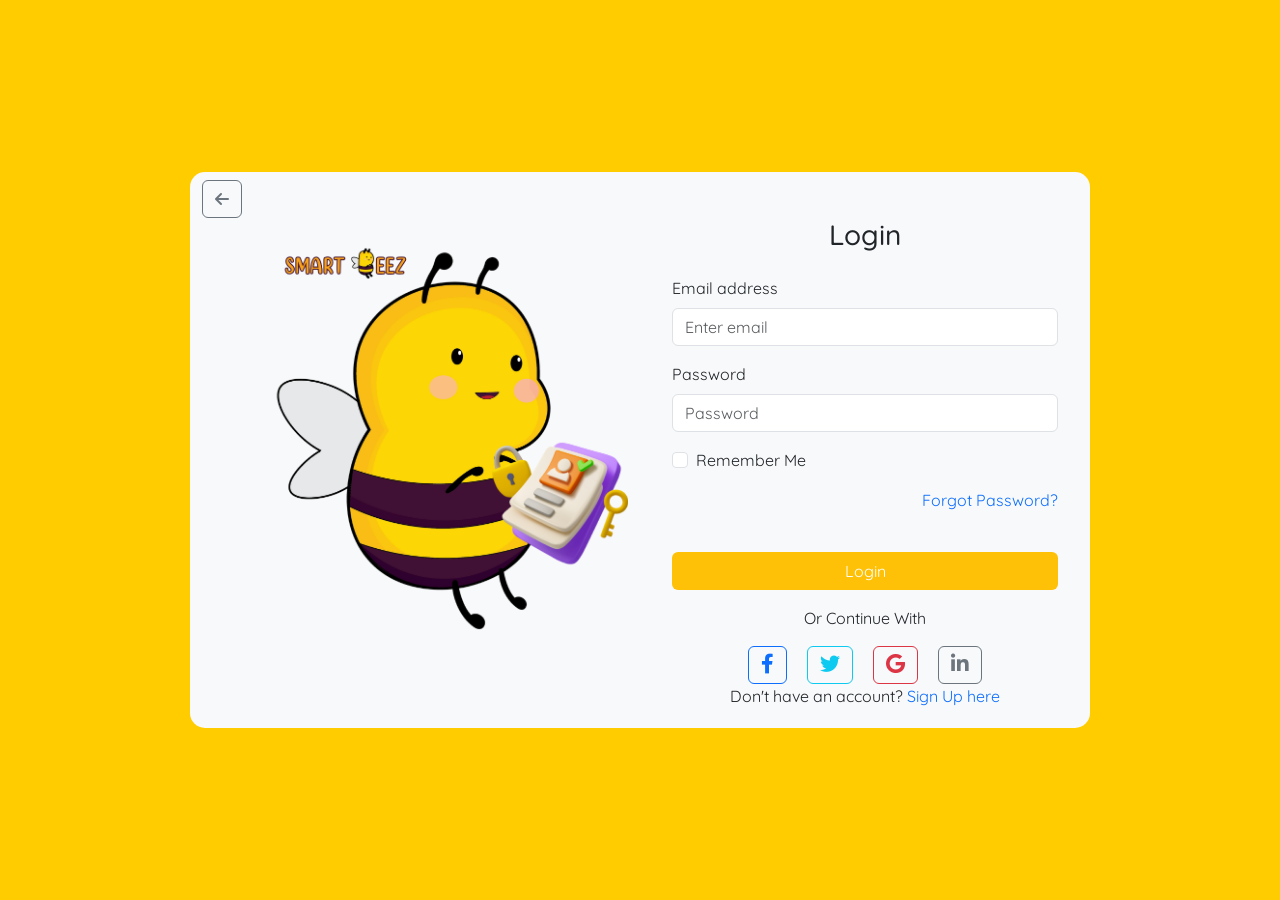
<file: loginForm.html>
<!DOCTYPE html>
<html lang="en">
<head>
    <meta charset="UTF-8">
    <meta name="viewport" content="width=device-width, initial-scale=1.0">
    <title>Login Form</title>
    <link href="https://cdn.jsdelivr.net/npm/bootstrap@5.3.3/dist/css/bootstrap.min.css" rel="stylesheet" integrity="sha384-QWTKZyjpPEjISv5WaRU9OFeRpok6YctnYmDr5pNlyT2bRjXh0JMhjY6hW+ALEwIH" crossorigin="anonymous">
    <script src="https://ajax.googleapis.com/ajax/libs/jquery/3.7.1/jquery.min.js"></script>
    <!--Google Fonts-->
    <link rel="preconnect" href="https://fonts.googleapis.com">
    <link rel="preconnect" href="https://fonts.gstatic.com" crossorigin>
    <link href="https://fonts.googleapis.com/css2?family=Nunito:ital,wght@0,200..1000;1,200..1000&family=Quicksand:wght@300..700&display=swap" rel="stylesheet">
    <link rel="stylesheet" href="style/loginRegister.css">
    <link rel="stylesheet" href="https://cdnjs.cloudflare.com/ajax/libs/font-awesome/6.0.0-beta3/css/all.min.css">
</head>
<body>

<div class="container bg-light">
    <div class="row justify-content-center">
        <div class="back-button pt-2">
            <a href="index.html" class="btn btn-outline-secondary">
                <i class="fas fa-arrow-left"></i>
            </a>
        </div>
        <div class="col-md-6 col-lg-6">
              <div class="d-flex justify-content-end align-items-center image-section mt-3 mb-5 ms-auto">
                <img src="assets/img/login_beelg.png" class="img-fluid object-fit-cover d-none d-lg-block" alt="Your Image">
              </div>
              
              
        </div>
        <div class="col-md-6 col-lg-6">
            <div class="login-container">
                <h3 class="text-center mb-4">Login</h3>
                <form id="formlogin">
                    <div class="mb-3">
                        <label for="email" class="form-label">Email address</label>
                        <input type="email" class="form-control" id="email" placeholder="Enter email">
                    </div>
                    

                    <div class="mb-3">
                        <label for="password" class="form-label">Password</label>
                        <input type="password" class="form-control" id="password" placeholder="Password">
                    </div>
                    <div class="form-check mb-3">
                        <input type="checkbox" class="form-check-input" id="rememberMe">
                        <label class="form-check-label" for="rememberMe">Remember Me</label>
                    </div>
                    <div class="forgot-password text-end">
                        <a href="#" class="text-decoration-none">Forgot Password?</a>
                    </div>
                    <!-- <div class="forgot-password">
                        <a href="#">Forgot Password?</a>
                      </div> -->
                      <div id="error-message" style="color: red;"></div><br>
                    <div class="d-grid mt-3">
                        <button type="submit" class="btn btn-login" style="color: #ffffff; text-decoration: none;">Login</button>
                    </div>
                </form>
                <div class="divider text-center mt-3">Or Continue With</div>

                <div class="social-login mt-3 text-center">
                    <a href="#" class="btn btn-outline-primary mx-2">
                        <i class="fab fa-facebook-f" style="font-size: 20px;"></i>
                    </a>
                    <a href="#" class="btn btn-outline-info mx-2">
                        <i class="fab fa-twitter" style="font-size: 20px;"></i>
                    </a>
                    <a href="#" class="btn btn-outline-danger mx-2">
                        <i class="fab fa-google" style="font-size: 20px;"></i>
                    </a>
                    <a href="#" class="btn btn-outline-secondary mx-2">
                        <i class="fab fa-linkedin-in" style="font-size: 20px;"></i>
                    </a>
                </div>
        
                <div class="signup-link text-center">
                  Don't have an account? <a href="registerForm.html" class="text-decoration-none">Sign Up here</a>
                </div>
            </div>
        </div>
    </div>
</div>

<div id="login-notification" class="alert alert-success" style="display: none;"></div>
<div id="cekemail-notification" class="alert alert-danger" style="display: none;"></div>
<script>
    $(document).ready(function() {
      $('.btn-login').click(function(event) {
        event.preventDefault();
        
        // Mengambil nilai dari input email dan password
        var email = $('#email').val();
        var password = $('#password').val();
        console.log(email); 

        // Cek apakah email atau password kosong
        if (email === '' || password === '') {
          // $('#cekemail-notification').text('Email atau password tidak boleh kosong!').fadeIn();
          alert("Data jangan kosong");

          // Membuat notifikasi tetap tampil selama 3 detik sebelum menghilang
          setTimeout(function() {
            $('#cekemail-notification').fadeOut();
          }, 3000); // Delay 3 detik untuk notifikasi menghilang
        } else {
          // Menampilkan notifikasi login berhasil
          $('#login-notification').text('Anda berhasil login!').fadeIn();
    
          // Redirect setelah beberapa detik
          setTimeout(function() {
            $('#login-notification').fadeOut(); // Menghilangkan notifikasi
            window.location.href = 'beranda.html'; // Redirect ke halaman lain
          }, 1000); // Delay 1 detik sebelum redirect
        }
      });
    });
  </script>

</body>
</html>
</file>
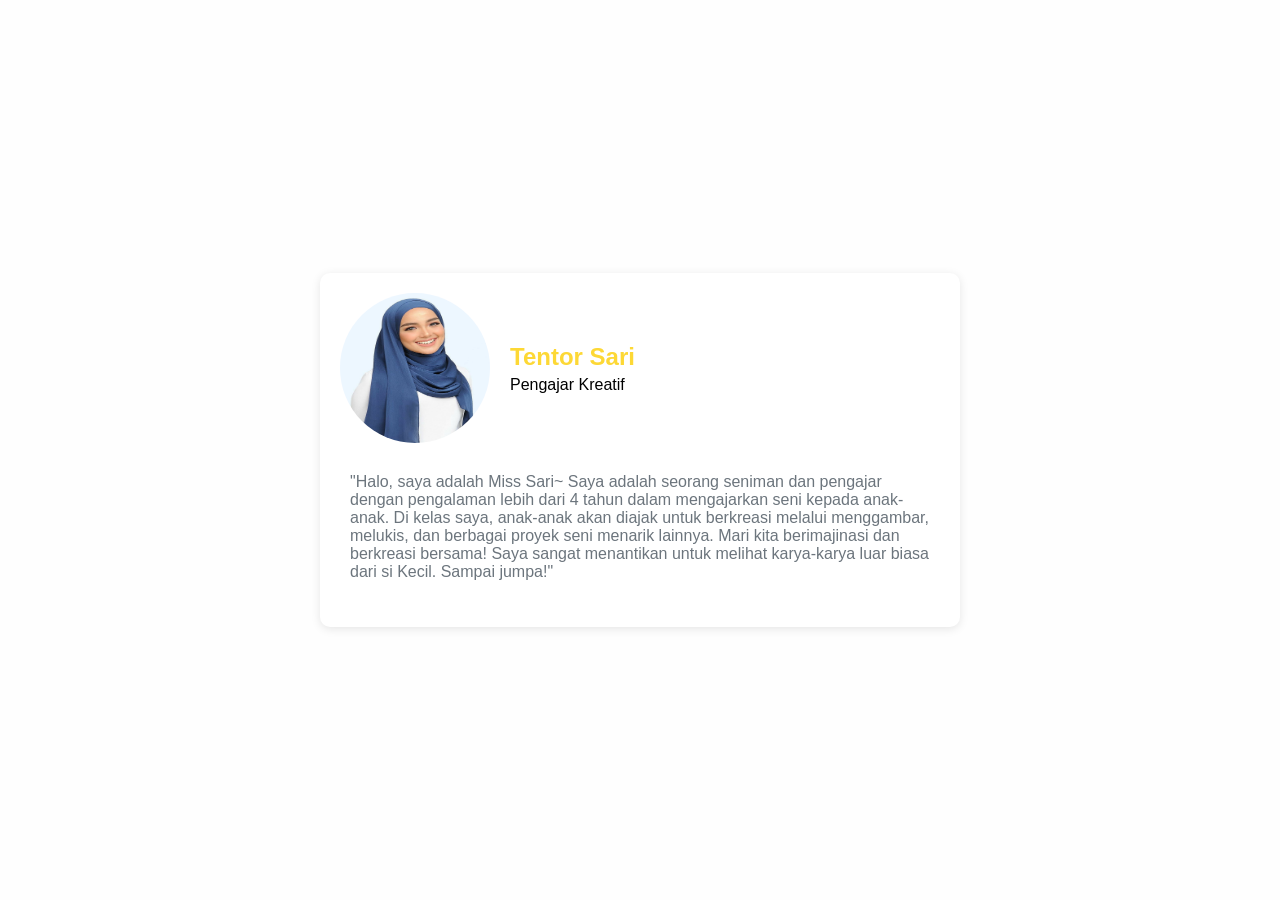
<file: popUp2_Pengajar_Sari.html>
<!DOCTYPE html>
<html lang="en">

<head>
  <meta charset="UTF-8">
  <meta name="viewport" content="width=device-width, initial-scale=1.0">
  <title>Learning Class</title>

  <!-- Link CSS -->
  <link rel="stylesheet" href="style/popUp_Pengajar.css">

</head>

<body>
  <div class="modal">
    <div class="background-circle">
    </div>
    <div class="background-circle-small">
    </div>
    <div class="modal-header">
      <img alt="Tutor Nining wearing a hijab and smiling" height="150" src="assets/img/pengajar_sari.jpg" width="150" />
      <div>
        <h2>Tentor Sari</h2>
        <p>Pengajar Kreatif</p>
      </div>
    </div>
    <div class="modal-content">
      <p>
        "Halo, saya adalah Miss Sari~ Saya adalah seorang seniman dan pengajar dengan pengalaman lebih dari 4 tahun
        dalam mengajarkan seni kepada anak-anak. Di kelas saya, anak-anak akan diajak untuk berkreasi melalui
        menggambar, melukis, dan berbagai proyek seni menarik lainnya. Mari kita berimajinasi dan berkreasi bersama!
        Saya sangat menantikan untuk melihat karya-karya luar biasa dari si Kecil. Sampai jumpa!"
      </p>
    </div>
  </div>
</body>
</html>
</file>
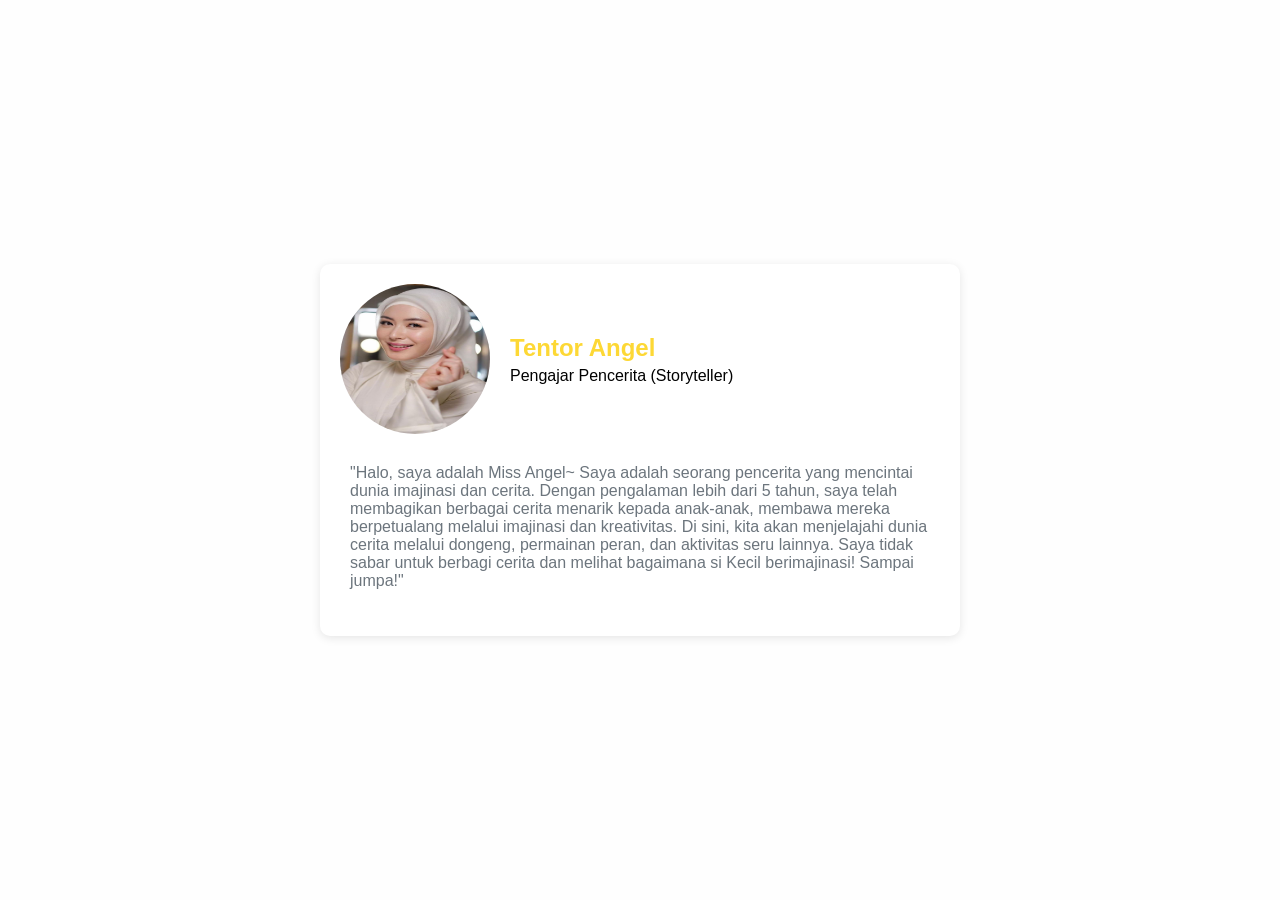
<file: popUp_Pengajar_Angel.html>
<!DOCTYPE html>
<html lang="en">

<head>
  <meta charset="UTF-8">
  <meta name="viewport" content="width=device-width, initial-scale=1.0">
  <title>Learning Class</title>

  <!-- Link CSS -->
  <link rel="stylesheet" href="style/popUp_Pengajar.css">

</head>

<body>
  <div class="modal">
    <div class="background-circle">
    </div>
    <div class="background-circle-small">
    </div>
    <div class="modal-header">
      <img alt="Tutor Nining wearing a hijab and smiling" height="150" src="assets/img/pengajar_angel.jpg" width="150" />
      <div>
        <h2>Tentor Angel</h2>
        <p>Pengajar Pencerita (Storyteller)</p>
      </div>
    </div>
    <div class="modal-content">
      <p>
        "Halo, saya adalah Miss Angel~ Saya adalah seorang pencerita yang mencintai dunia imajinasi dan cerita. Dengan
        pengalaman lebih dari 5 tahun, saya telah membagikan berbagai cerita menarik kepada anak-anak, membawa mereka
        berpetualang melalui imajinasi dan kreativitas. Di sini, kita akan menjelajahi dunia cerita melalui dongeng,
        permainan peran, dan aktivitas seru lainnya. Saya tidak sabar untuk berbagi cerita dan melihat bagaimana si
        Kecil berimajinasi! Sampai jumpa!"
      </p>
    </div>
  </div>
</body>
</html>
</file>
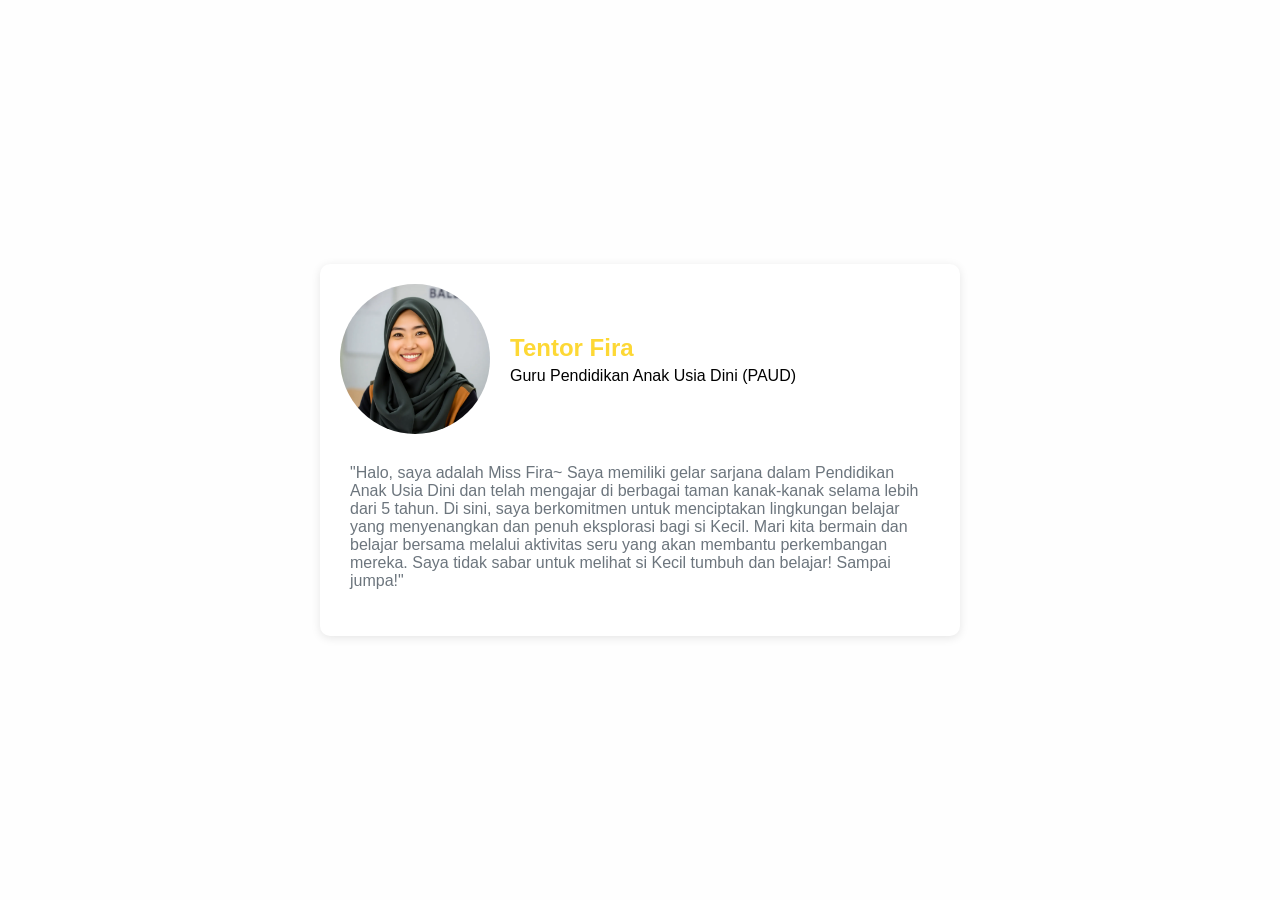
<file: popUp_Pengajar_Fira.html>
<!DOCTYPE html>
<html lang="en">

<head>
  <meta charset="UTF-8">
  <meta name="viewport" content="width=device-width, initial-scale=1.0">
  <title>Learning Class</title>

  <!-- Link CSS -->
  <link rel="stylesheet" href="style/popUp_Pengajar.css">

</head>

<body>
  <div class="modal">
    <div class="background-circle">
    </div>
    <div class="background-circle-small">
    </div>
    <div class="modal-header">
      <img alt="" height="150" src="assets/img/pengajar_fira.jpg" width="150"/>
      <div>
        <h2>Tentor Fira</h2>
        <p>Guru Pendidikan Anak Usia Dini (PAUD)</p>
      </div>
    </div>
    <div class="modal-content">
      <p>
        "Halo, saya adalah Miss Fira~ Saya memiliki gelar sarjana dalam Pendidikan Anak Usia Dini dan telah mengajar di
        berbagai taman kanak-kanak selama lebih dari 5 tahun. Di sini, saya berkomitmen untuk menciptakan lingkungan
        belajar yang menyenangkan dan penuh eksplorasi bagi si Kecil. Mari kita bermain dan belajar bersama melalui
        aktivitas seru yang akan membantu perkembangan mereka. Saya tidak sabar untuk melihat si Kecil tumbuh dan
        belajar! Sampai jumpa!"
      </p>
    </div>
  </div>
</body>
</html>
</file>
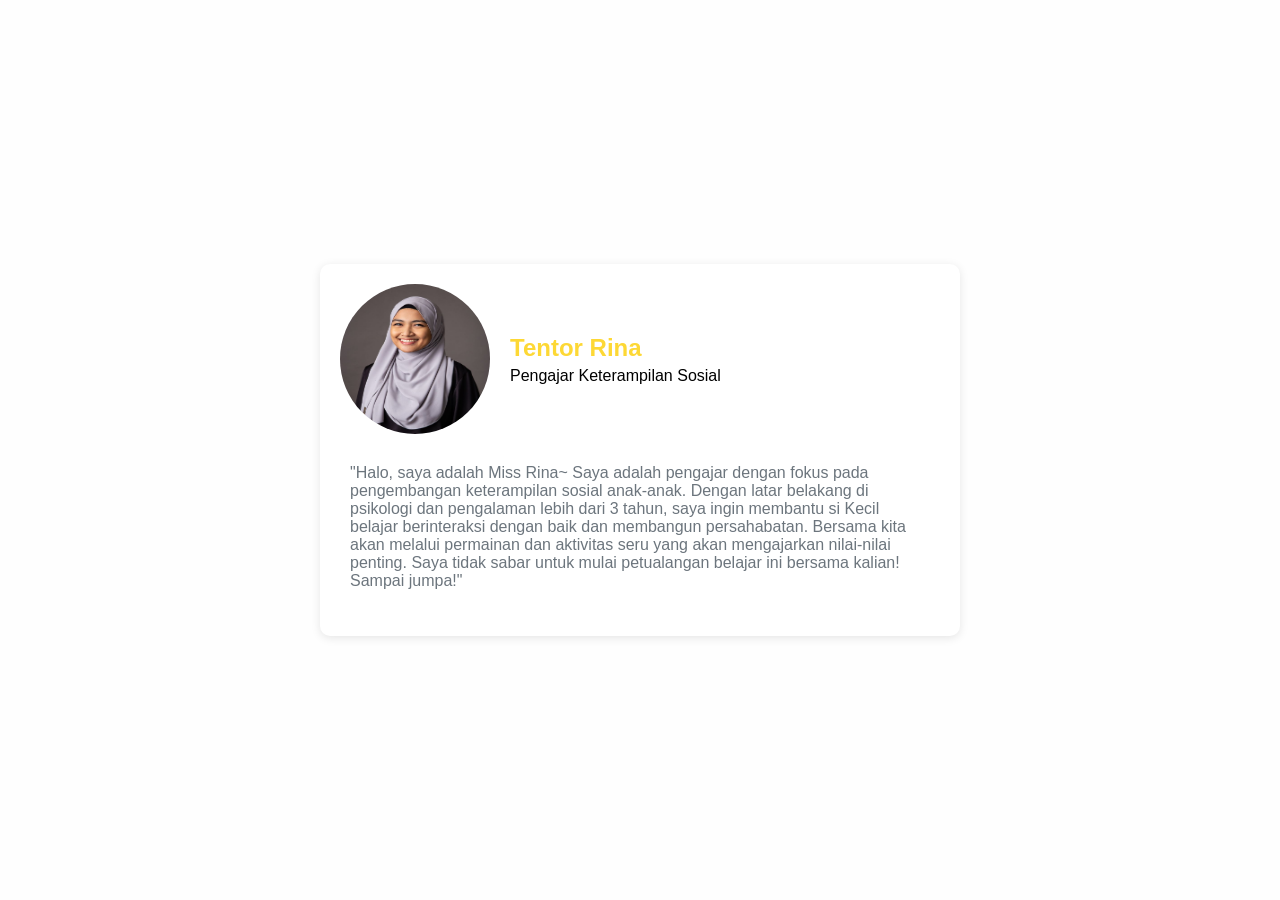
<file: popUp_Pengajar_Rina.html>
<!DOCTYPE html>
<html lang="en">

<head>
  <meta charset="UTF-8">
  <meta name="viewport" content="width=device-width, initial-scale=1.0">
  <title>Learning Class</title>

  <!-- Link CSS -->
  <link rel="stylesheet" href="style/popUp_Pengajar.css">

</head>

<body>
  <div class="modal">
    <div class="background-circle">
    </div>
    <div class="background-circle-small">
    </div>
    <div class="modal-header">
      <img alt="" height="150" src="assets/img/pengajar_rina.jpg" width="150" />
      <div>
        <h2>Tentor Rina</h2>
        <p>Pengajar Keterampilan Sosial</p>
      </div>
    </div>
    <div class="modal-content">
      <p>
        "Halo, saya adalah Miss Rina~ Saya adalah pengajar dengan fokus pada pengembangan keterampilan sosial anak-anak.
        Dengan latar belakang di psikologi dan pengalaman lebih dari 3 tahun, saya ingin membantu si Kecil belajar
        berinteraksi dengan baik dan membangun persahabatan. Bersama kita akan melalui permainan dan aktivitas seru yang
        akan mengajarkan nilai-nilai penting. Saya tidak sabar untuk mulai petualangan belajar ini bersama kalian!
        Sampai jumpa!"
      </p>
    </div>
  </div>
</body>
</html>
</file>
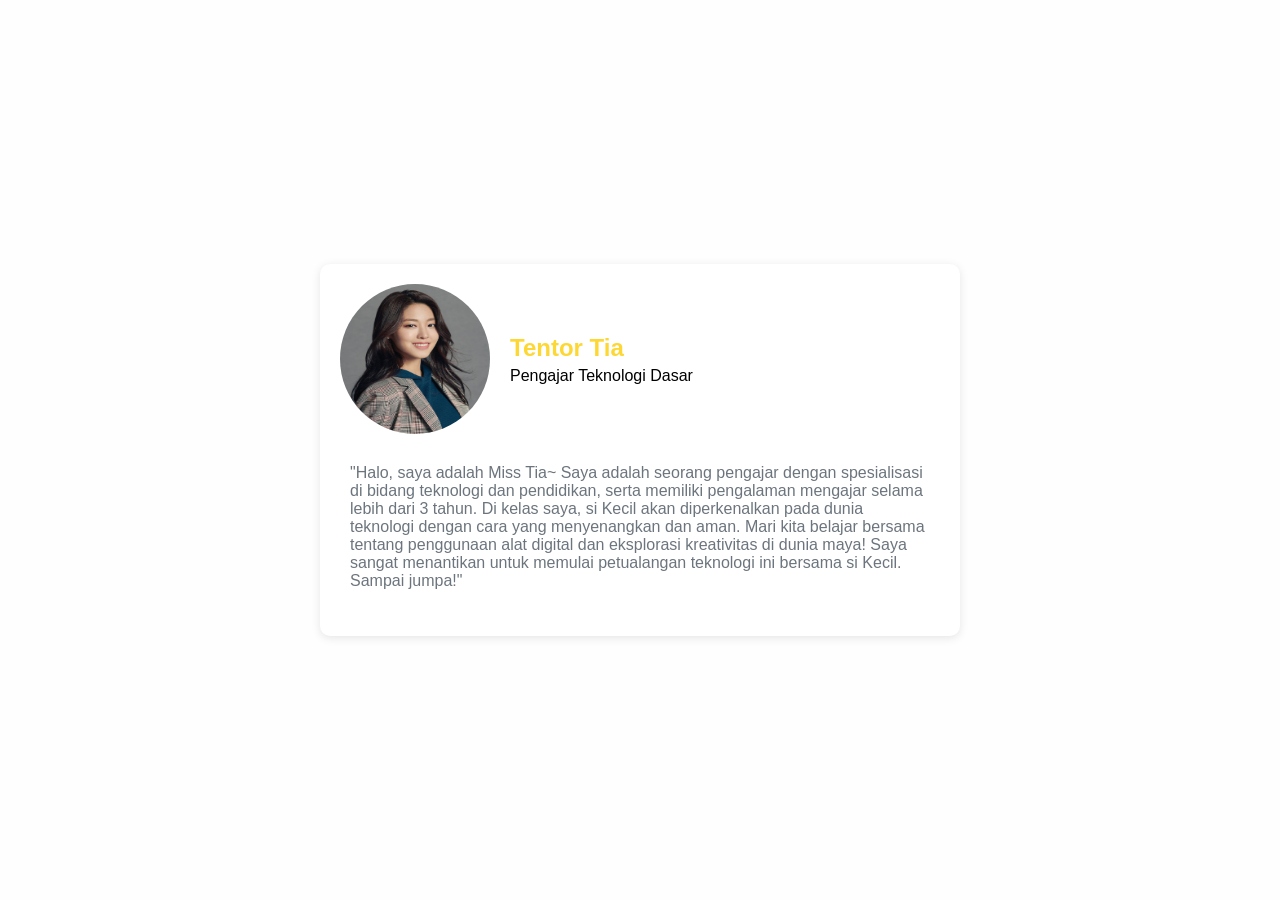
<file: popUp_Pengajar_Tia.html>
<!DOCTYPE html>
<html lang="en">

<head>
  <meta charset="UTF-8">
  <meta name="viewport" content="width=device-width, initial-scale=1.0">
  <title>Learning Class</title>

  <!-- Link CSS -->
  <link rel="stylesheet" href="style/popUp_Pengajar.css">

</head>

<body>
  <div class="modal">
    <div class="background-circle">
    </div>
    <div class="background-circle-small">
    </div>
    <div class="modal-header">
      <img alt="Tutor Nining wearing a hijab and smiling" height="150" src="assets/img/pengajar_tia.jpg" width="150" />
      <div>
        <h2>Tentor Tia</h2>
        <p>Pengajar Teknologi Dasar</p>
      </div>
    </div>
    <div class="modal-content">
      <p>
        "Halo, saya adalah Miss Tia~ Saya adalah seorang pengajar dengan spesialisasi di bidang teknologi dan
        pendidikan, serta memiliki pengalaman mengajar selama lebih dari 3 tahun. Di kelas saya, si Kecil akan
        diperkenalkan pada dunia teknologi dengan cara yang menyenangkan dan aman. Mari kita belajar bersama tentang
        penggunaan alat digital dan eksplorasi kreativitas di dunia maya! Saya sangat menantikan untuk memulai
        petualangan teknologi ini bersama si Kecil. Sampai jumpa!"
      </p>
    </div>
  </div>
</body>
</html>
</file>
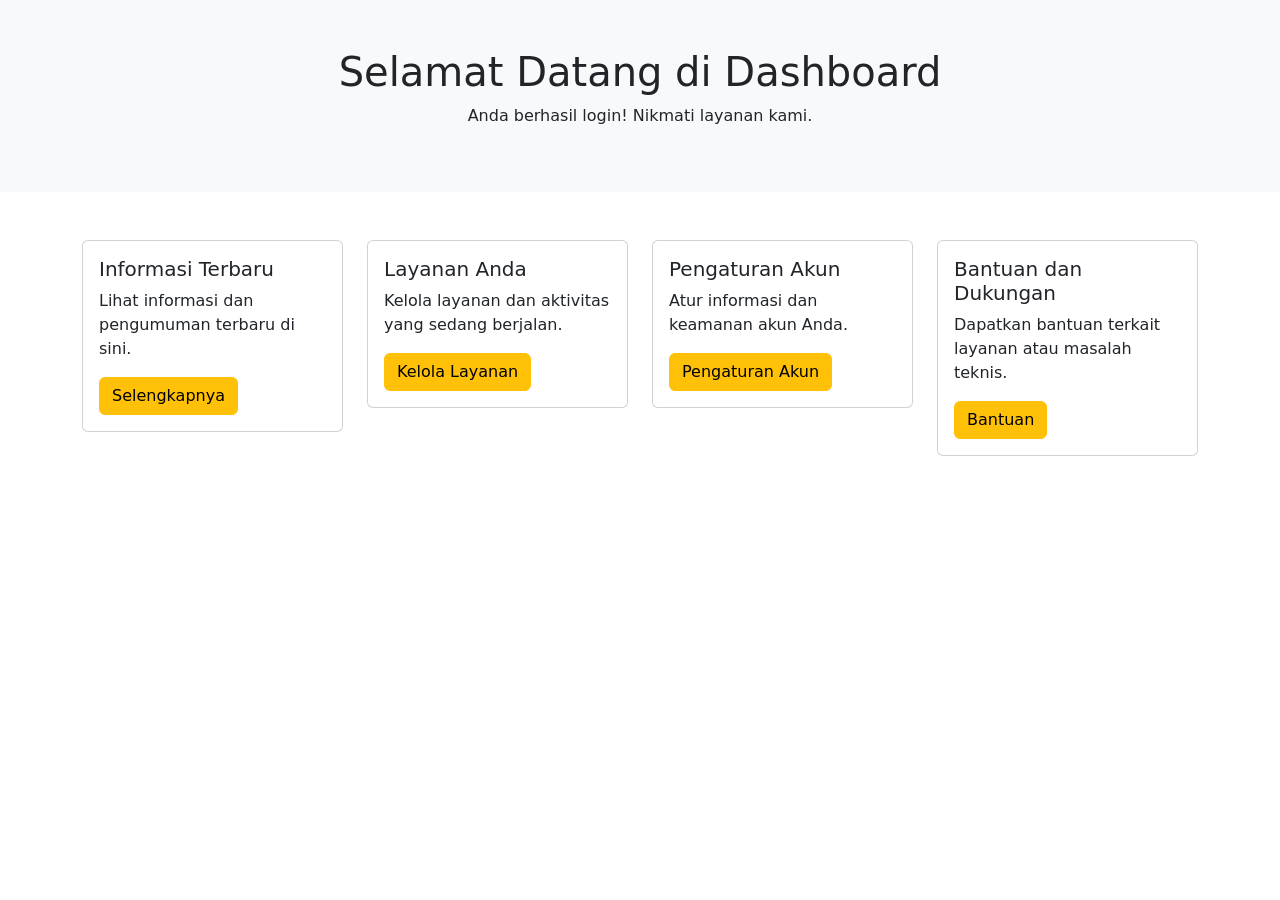
<file: profil.html>
<!DOCTYPE html>
<html lang="en">
<head>
    <meta charset="UTF-8">
    <meta name="viewport" content="width=device-width, initial-scale=1.0">
    <title>Document</title>
     <!-- Boostrap -->
  <link href="https://cdn.jsdelivr.net/npm/bootstrap@5.3.3/dist/css/bootstrap.min.css" rel="stylesheet" integrity="sha384-QWTKZyjpPEjISv5WaRU9OFeRpok6YctnYmDr5pNlyT2bRjXh0JMhjY6hW+ALEwIH" crossorigin="anonymous">
  
</head>
<body>
    <!-- Hero Section -->
  <section class="hero-section py-5 bg-light text-dark text-center">
    <div class="container">
      <h1>Selamat Datang di Dashboard</h1>
      <p>Anda berhasil login! Nikmati layanan kami.</p>
    </div>
  </section>

  <!-- Main Content -->
  <div class="container my-5">
    <div class="row">
      <!-- Kartu 1 -->
      <div class="col-lg-3 col-md-6">
        <div class="card mb-4">
          <div class="card-body">
            <h5 class="card-title">Informasi Terbaru</h5>
            <p class="card-text">Lihat informasi dan pengumuman terbaru di sini.</p>
            <a href="#" class="btn btn-warning">Selengkapnya</a>
          </div>
        </div>
      </div>
      <!-- Kartu 2 -->
      <div class="col-lg-3 col-md-6">
        <div class="card mb-4">
          <div class="card-body">
            <h5 class="card-title">Layanan Anda</h5>
            <p class="card-text">Kelola layanan dan aktivitas yang sedang berjalan.</p>
            <a href="#" class="btn btn-warning">Kelola Layanan</a>
          </div>
        </div>
      </div>
      <!-- Kartu 3 -->
      <div class="col-lg-3 col-md-6">
        <div class="card mb-4">
          <div class="card-body">
            <h5 class="card-title">Pengaturan Akun</h5>
            <p class="card-text">Atur informasi dan keamanan akun Anda.</p>
            <a href="#" class="btn btn-warning">Pengaturan Akun</a>
          </div>
        </div>
      </div>
      <!-- Kartu 4 -->
      <div class="col-lg-3 col-md-6">
        <div class="card mb-4">
          <div class="card-body">
            <h5 class="card-title">Bantuan dan Dukungan</h5>
            <p class="card-text">Dapatkan bantuan terkait layanan atau masalah teknis.</p>
            <a href="#" class="btn btn-warning">Bantuan</a>
          </div>
        </div>
      </div>
    </div>
  </div>
</body>
</html>
</file>
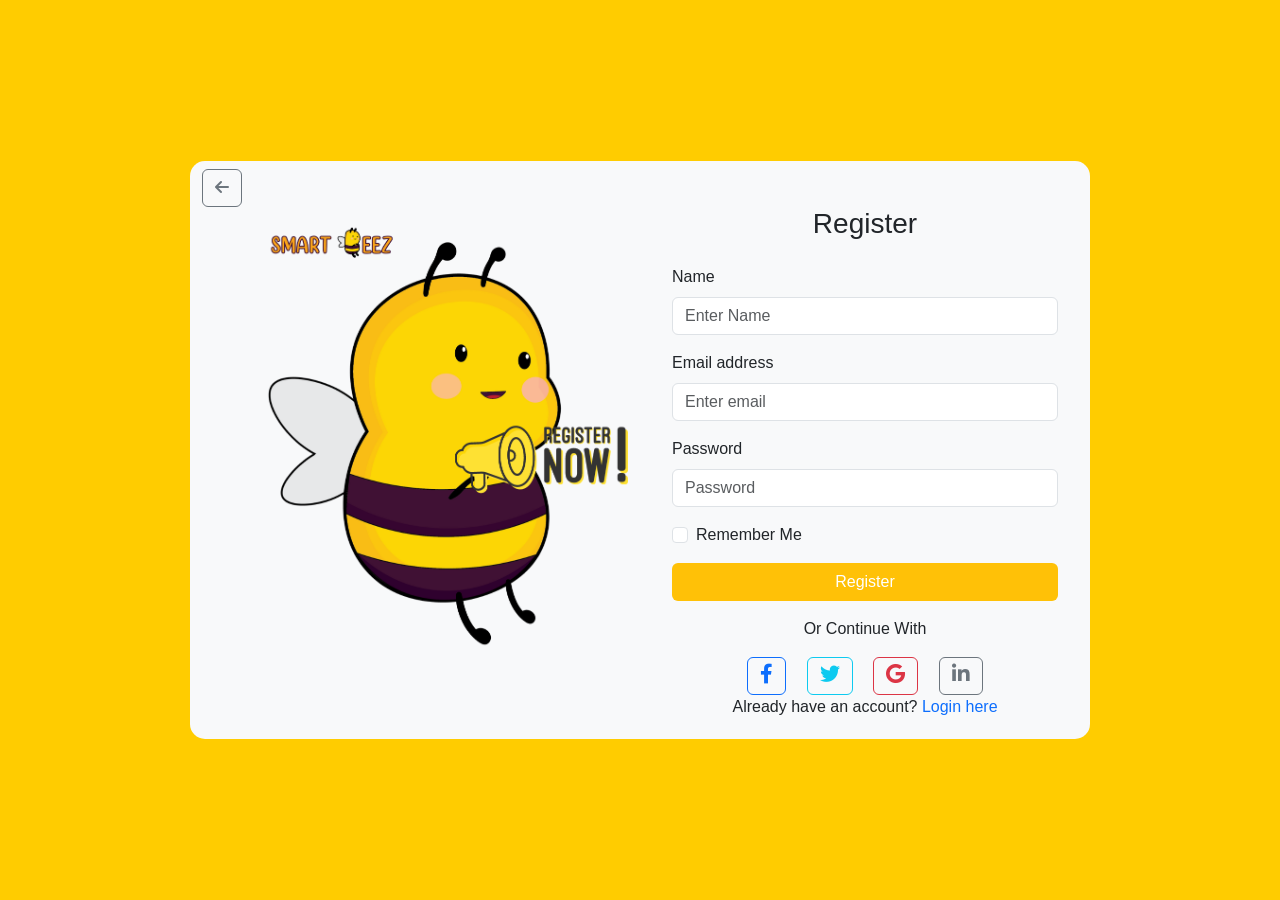
<file: registerForm.html>
<!DOCTYPE html>
<html lang="en">
<head>
    <meta charset="UTF-8">
    <meta name="viewport" content="width=device-width, initial-scale=1.0">
    <title>Register</title>
    <link href="https://cdn.jsdelivr.net/npm/bootstrap@5.3.3/dist/css/bootstrap.min.css" rel="stylesheet" integrity="sha384-QWTKZyjpPEjISv5WaRU9OFeRpok6YctnYmDr5pNlyT2bRjXh0JMhjY6hW+ALEwIH" crossorigin="anonymous">
    <script src="https://ajax.googleapis.com/ajax/libs/jquery/3.7.1/jquery.min.js"></script>
    <link rel="stylesheet" href="style/loginRegister.css">
    <link rel="stylesheet" href="https://cdnjs.cloudflare.com/ajax/libs/font-awesome/6.0.0-beta3/css/all.min.css">
</head>
<body>

<div class="container bg-light">
    <div class="row justify-content-center">
        <div class="back-button pt-2">
            <a href="index.html" class="btn btn-outline-secondary">
                <i class="fas fa-arrow-left"></i>
            </a>
        </div>
        <div class="col-md-6 col-lg-6">
              <div class="d-flex justify-content-end align-items-center image-section mt-3 mb-5 ms-auto">
                <img src="assets/img/register_beerg.png" class="img-fluid object-fit-cover d-none d-lg-block" alt="Your Image">
              </div>
              
              
        </div>
        <div class="col-md-6 col-lg-6">
            <div class="login-container">
                <h3 class="text-center mb-4">Register</h3>
                <form id="registerForm">
                    <div class="mb-3">
                      <label for="Name" class="form-label">Name</label>
                      <input type="Name" class="form-control" id="Name" placeholder="Enter Name">
                    </div>
                    <div class="mb-3">
                        <label for="email" class="form-label">Email address</label>
                        <input type="email" class="form-control" id="email" placeholder="Enter email">
                    </div>
                    <div class="mb-3">
                        <label for="password" class="form-label">Password</label>
                        <input type="password" class="form-control" id="password" placeholder="Password">
                    </div>
                    <div class="form-check mb-3">
                      <input type="checkbox" class="form-check-input" id="rememberMe">
                      <label class="form-check-label" for="rememberMe">Remember Me</label>
                    </div>
                    <div class="d-grid mt-3">
                      <button type="submit" class="btn btn-register" style="color: #ffffff;">Register</button>
                  </div>
                </form>
                <div class="divider text-center mt-3">Or Continue With</div>

                <div class="social-login mt-3 text-center">
                    <a href="#" class="btn btn-outline-primary mx-2">
                        <i class="fab fa-facebook-f" style="font-size: 20px;"></i>
                    </a>
                    <a href="#" class="btn btn-outline-info mx-2">
                        <i class="fab fa-twitter" style="font-size: 20px;"></i>
                    </a>
                    <a href="#" class="btn btn-outline-danger mx-2">
                        <i class="fab fa-google" style="font-size: 20px;"></i>
                    </a>
                    <a href="#" class="btn btn-outline-secondary mx-2">
                        <i class="fab fa-linkedin-in" style="font-size: 20px;"></i>
                    </a>
                </div>
        
        
                <div class="signup-link text-center">
                  Already have an account? <a href="loginForm.html" class="text-decoration-none">Login here</a>
                </div>
            </div>
        </div>
    </div>
</div>

<div id="login-notification" class="alert alert-success" style="display: none;"></div>
<div id="cekemail-notification" class="alert alert-danger" style="display: none;"></div>
<script>
    $(document).ready(function() {
      $('.btn-register').click(function(event) {
        event.preventDefault();
        
        // Mengambil nilai dari input email dan password
        var nama = $('#Nama').val();
        var email = $('#email').val();
        var password = $('#password').val();
        
        // Cek apakah nama, email atau password kosong
        if ( nama === ''|| email === '' || password === '') {
          $('#cekemail-notification').text('Tidak boleh kosong!').fadeIn();
  
          // Membuat notifikasi tetap tampil selama 3 detik sebelum menghilang
          setTimeout(function() {
            $('#cekemail-notification').fadeOut();
          }, 3000); // Delay 3 detik untuk notifikasi menghilang
        } else {
          // Menampilkan notifikasi login berhasil
          $('#login-notification').text('Silahkan Anda Login!').fadeIn();
    
          // Redirect setelah beberapa detik
          setTimeout(function() {
            $('#login-notification').fadeOut(); // Menghilangkan notifikasi
            window.location.href = 'loginForm.html'; // Redirect ke halaman lain
          }, 1000); // Delay 1 detik sebelum redirect
        }
      });
    });
  </script>

</body>
</html>
</file>
<file: style/loginRegister.css>
* {
  font-family: "Quicksand", sans-serif;
  font-optical-sizing: auto;
  font-style: normal;
}
body {
  height: 100vh;
  display: flex;
  align-items: center;
  background-color: #ffcc00;
}

.container {
  max-width: 900px;
  border-radius: 15px;
}

.image-section {
  width: 85%;
}

.object-fit-cover {
  object-fit: cover;
}

.login-container {
  width: 100%;
  padding: 20px;
  padding-top: 0;
}

.btn-login{
  background-color: #ffc107;
}

.btn-register {
  background-color: #ffc107;
}

.btn-login:hover{
  background-color:  #ffcc00;
}

.btn-register:hover {
  background-color:  #ffcc00;
}
#login-notification {
  display: none;
  position: fixed;
  top: 20px; /* Atur jarak dari atas */
  left: 50%; /* Posisikan di tengah secara horizontal */
  transform: translateX(-50%); /* Hanya geser secara horizontal */
  z-index: 1000;
  padding: 20px;
  width: 300px;
  text-align: center;
  border-radius: 10px;
}
#cekemail-notification {
  display: none;
  position: fixed;
  top: 20px; /* Atur jarak dari atas */
  left: 50%; /* Posisikan di tengah secara horizontal */
  transform: translateX(-50%); /* Hanya geser secara horizontal */
  z-index: 1000;
  padding: 20px;
  width: 300px;
  text-align: center;
  border-radius: 10px;
}
</file>
<file: style/popUp_Pengajar.css>
body {
    font-family: Arial, sans-serif;
    background-color: #fefefe;
    margin: 0;
    padding: 0;
    display: flex;
    justify-content: center;
    align-items: center;
    height: 100vh;
}
.modal-overlay {
    position: fixed;
    top: 0;
    left: 0;
    width: 100%;
    height: 100%;
    background-color: rgba(0, 0, 0, 0.5);
    display: flex;
    justify-content: center;
    align-items: center;
    visibility: hidden;
    opacity: 0;
    transition: visibility 0s, opacity 0.3s;
}
.modal {
    background-color: white;
    border-radius: 10px;
    box-shadow: 0 2px 10px rgba(0, 0, 0, 0.1);
    width: 600px;
    max-width: 90%;
    padding: 20px;
    position: relative;
}
.modal img {
    width: 150px;
    border-radius: 50%;
    margin-right: 20px;
}
.modal-header {
    display: flex;
    align-items: center;
    flex-wrap: wrap;
}
.modal-header h2 {
    margin: 0;
    color: #fdd835;
}
.modal-header p {
    margin: 5px 0 0 0;
    color: black;
}
.modal-content {
    margin-top: 20px;
}
.modal-content p {
    color: #6c757d;
    padding: 10px;
    border-radius: 5px;
}
.close-btn {
    position: absolute;
    top: 20px;
    right: 20px;
    background: none;
    border: none;
    font-size: 20px;
    cursor: pointer;
}

@media (max-width: 768px) {
    .modal-header {
        flex-direction: column;
        align-items: center;
        text-align: center;
    }
    .modal img {
        margin-right: 0;
        margin-bottom: 20px;
    }
    .background-circle {
        top: 10px;
        left: 50%;
        transform: translateX(-50%);
    }
    .background-circle-small {
        top: 80px;
        left: 50%;
        transform: translateX(-50%);
    }
}
.modal-overlay.show {
    visibility: visible;
    opacity: 1;
}
</file>
